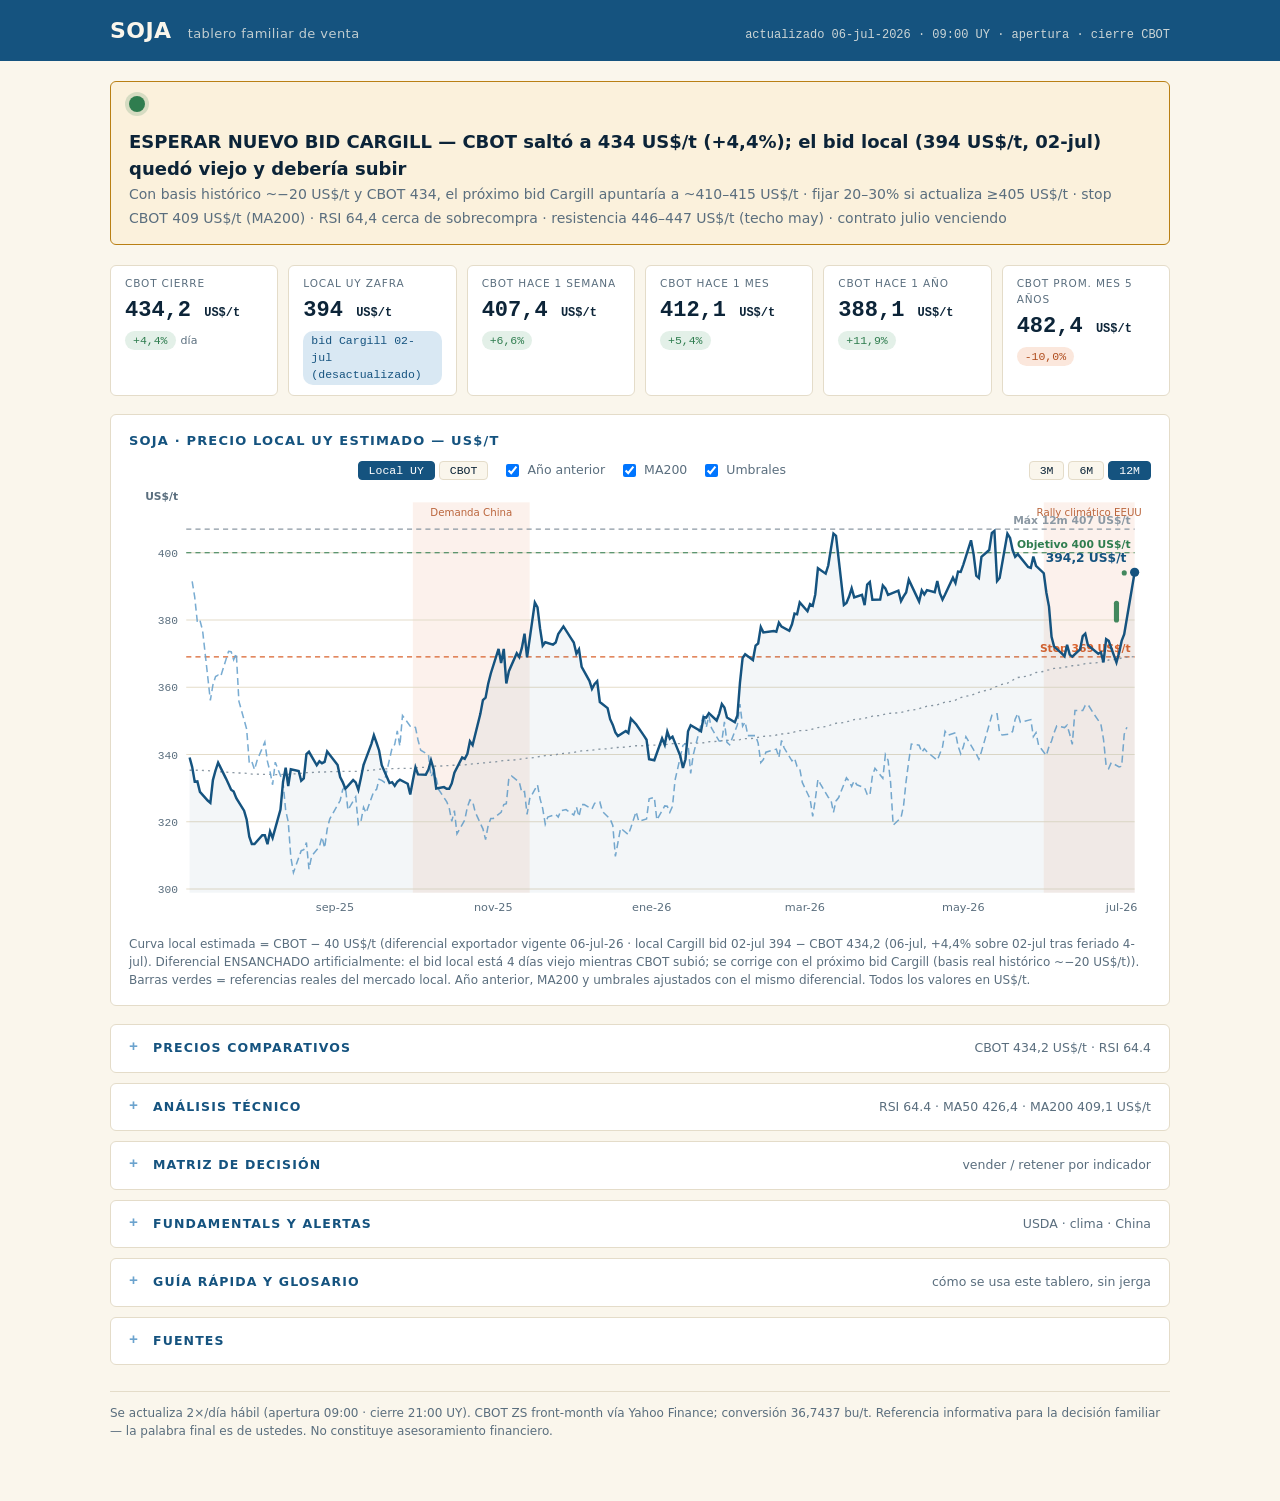
<file: index.html>
<!doctype html>
<html lang="es">
<head>
<meta charset="utf-8">
<meta name="viewport" content="width=device-width, initial-scale=1, viewport-fit=cover">
<title>SOJA — Tablero de venta</title>
<meta name="description" content="Tablero familiar de venta de soja — precio local, semáforo de acción y gráfico diario.">
<meta name="theme-color" content="#15537F">
<meta name="apple-mobile-web-app-capable" content="yes">
<meta name="apple-mobile-web-app-status-bar-style" content="black-translucent">
<meta name="apple-mobile-web-app-title" content="SOJA">
<link rel="icon" type="image/png" href="icon-180.png">
<link rel="apple-touch-icon" href="icon-180.png">
</head>
<body>
<style>
:root{
  --ink:#0C2438; --prusia:#15537F; --celeste:#6BA3CE; --celeste-soft:#D9E8F3;
  --crema:#FAF6EC; --card:#FFFFFF; --line:#E4DCC9;
  --verde:#2F7D4F; --ambar:#B97F14; --ambar-bg:#FBF1DC; --naranja:#D9622C; --gris:#5A6E7E;
  --fd:"Avenir Next","Seravek",system-ui,sans-serif;
  --fm:ui-monospace,"SF Mono",Menlo,monospace;
}
html{background:var(--crema)}
body{font-family:var(--fd);color:var(--ink);margin:0;font-size:16px;line-height:1.5}
.wrap{max-width:1060px;margin:0 auto;padding:0 20px 48px}
header.top{background:var(--prusia);color:var(--crema)}
header.top .wrap{display:flex;align-items:baseline;gap:14px;flex-wrap:wrap;padding-top:14px;padding-bottom:14px}
.brand{font-size:22px;font-weight:600;letter-spacing:.02em}
.brand small{font-weight:400;opacity:.75;font-size:13px;margin-left:8px}
.upd{margin-left:auto;font-family:var(--fm);font-size:12px;opacity:.8}
.banner{display:flex;gap:16px;align-items:center;flex-wrap:wrap;background:var(--ambar-bg);
  border:1px solid var(--ambar);border-radius:6px;padding:14px 18px;margin:20px 0}
.dot{width:16px;height:16px;border-radius:50%;background:var(--ambar);flex:none;box-shadow:0 0 0 4px rgba(185,127,20,.18)}
.dot.verde{background:var(--verde);box-shadow:0 0 0 4px rgba(47,125,79,.18)}
.dot.naranja{background:var(--naranja);box-shadow:0 0 0 4px rgba(217,98,44,.2)}
.banner b{font-size:18px}
.banner span.sub{color:var(--gris);font-size:14px}
.stats{display:grid;grid-template-columns:repeat(auto-fit,minmax(150px,1fr));gap:10px;margin:18px 0}
.stat{background:var(--card);border:1px solid var(--line);border-radius:6px;padding:10px 14px}
.stat .lbl{font-size:10.5px;text-transform:uppercase;letter-spacing:.08em;color:var(--gris)}
.stat .val{font-family:var(--fm);font-size:22px;font-weight:600;font-variant-numeric:tabular-nums;margin-top:2px}
.stat .chip{display:inline-block;font-family:var(--fm);font-size:11.5px;border-radius:10px;padding:1px 8px;margin-top:4px}
.up{background:#E3F0E8;color:var(--verde)} .dn{background:#FBE7DC;color:#B04E1F} .fl{background:var(--celeste-soft);color:var(--prusia)}
.panel{background:var(--card);border:1px solid var(--line);border-radius:6px;padding:16px 18px;margin:18px 0}
.panel h2{font-size:13px;text-transform:uppercase;letter-spacing:.09em;margin:0 0 10px;color:var(--prusia)}
.ctrl{display:flex;gap:14px;flex-wrap:wrap;align-items:center;font-size:12.5px;color:var(--gris);margin-bottom:8px}
.ctrl label{display:flex;gap:5px;align-items:center;cursor:pointer;user-select:none}
.ctrl .rng{margin-left:auto;display:flex;gap:4px}
.rng button{font-family:var(--fm);font-size:11.5px;border:1px solid var(--line);background:var(--crema);
  color:var(--ink);border-radius:4px;padding:2px 10px;cursor:pointer}
.rng button[aria-pressed="true"]{background:var(--prusia);color:#fff;border-color:var(--prusia)}
.rng button:focus-visible,.ctrl input:focus-visible,summary:focus-visible{outline:2px solid var(--celeste);outline-offset:2px}
#chart{width:100%;height:auto;display:block;touch-action:pan-y}
#tip{position:fixed;pointer-events:none;background:var(--prusia);color:var(--crema);border-radius:5px;
  padding:7px 10px;font-family:var(--fm);font-size:11.5px;line-height:1.5;display:none;z-index:9;white-space:nowrap}
#tip .t1{color:#fff;font-weight:700}
details{background:var(--card);border:1px solid var(--line);border-radius:6px;margin:10px 0}
summary{cursor:pointer;list-style:none;display:flex;align-items:center;gap:10px;padding:12px 18px;
  font-size:12.5px;text-transform:uppercase;letter-spacing:.09em;font-weight:600;color:var(--prusia)}
summary::before{content:"+";font-family:var(--fm);font-size:15px;color:var(--celeste);width:14px}
details[open] summary::before{content:"–"}
summary .hint{margin-left:auto;font-weight:400;text-transform:none;letter-spacing:0;color:var(--gris);font-size:12.5px}
.inner{padding:2px 18px 16px;overflow-x:auto}
table{border-collapse:collapse;width:100%;font-size:13.5px}
th{font-size:10.5px;text-transform:uppercase;letter-spacing:.07em;color:var(--gris);text-align:left;font-weight:600}
th,td{padding:7px 12px 7px 0;border-bottom:1px solid var(--line);vertical-align:top}
tr:last-child td{border-bottom:none}
td.num,th.num{text-align:right;font-family:var(--fm);font-variant-numeric:tabular-nums}
.st{display:inline-block;font-size:11px;font-weight:600;border-radius:10px;padding:1px 9px;text-transform:uppercase;letter-spacing:.04em}
.st.a{background:#E3F0E8;color:var(--verde)} .st.b{background:#FBE7DC;color:#B04E1F} .st.n{background:var(--celeste-soft);color:var(--prusia)}
.foot{color:var(--gris);font-size:12px;margin-top:26px;border-top:1px solid var(--line);padding-top:12px}
.foot a{color:var(--prusia)}
@media (max-width:560px){ .stat .val{font-size:18px} .banner b{font-size:15px} }
@media (prefers-reduced-motion:no-preference){ details .inner{animation:fade .18s ease} @keyframes fade{from{opacity:.4}to{opacity:1}} }
</style>

<header class="top"><div class="wrap">
  <span class="brand">SOJA <small>tablero familiar de venta</small></span>
  <span class="upd">actualizado 06-jul-2026 · 09:00 UY · apertura · cierre CBOT</span>
</div></header>

<div class="wrap">
  <div class="banner" id="banner">
    <span class="dot verde" id="bdot"></span>
    <div><b id="btxt">ESPERAR NUEVO BID CARGILL — CBOT saltó a 434 US$/t (+4,4%); el bid local (394 US$/t, 02-jul) quedó viejo y debería subir</b><br><span class="sub" id="bsub">Con basis histórico ~−20 US$/t y CBOT 434, el próximo bid Cargill apuntaría a ~410–415 US$/t · fijar 20–30% si actualiza ≥405 US$/t · stop CBOT 409 US$/t (MA200) · RSI 64,4 cerca de sobrecompra · resistencia 446–447 US$/t (techo may) · contrato julio venciendo</span></div>
  </div>

  <div class="stats" id="stats"></div>

  <div class="panel">
    <h2 id="chTitle">Soja · precio local UY estimado — US$/t</h2>
    <div class="ctrl">
      <div class="rng" role="group" aria-label="Referencia de precio">
        <button data-mode="local" aria-pressed="true">Local UY</button>
        <button data-mode="cbot" aria-pressed="false">CBOT</button>
      </div>
      <label><input type="checkbox" id="cbPrev" checked> Año anterior</label>
      <label><input type="checkbox" id="cbMa" checked> MA200</label>
      <label><input type="checkbox" id="cbTh" checked> Umbrales</label>
      <div class="rng" role="group" aria-label="Rango">
        <button data-m="3" aria-pressed="false">3M</button>
        <button data-m="6" aria-pressed="false">6M</button>
        <button data-m="12" aria-pressed="true">12M</button>
      </div>
    </div>
    <svg id="chart" viewBox="0 0 1000 430" role="img" aria-label="Curva de precios de soja en dólares por tonelada"></svg>
    <p id="chNote" style="font-size:12px;color:var(--gris);margin:8px 0 0"></p>
  </div>

  <details>
    <summary>Precios comparativos <span class="hint" id="hPrecios"></span></summary>
    <div class="inner"><table id="tPrecios"></table></div>
  </details>

  <details>
    <summary>Análisis técnico <span class="hint" id="hTec"></span></summary>
    <div class="inner"><table>
      <tr><th>Variable</th><th>Valor</th><th>Estado</th></tr>
      <tr><td>Tendencia corto plazo (daily)</td><td>+18,3 US$/t (+4,4%), rebote fuerte tras feriado 4-jul (harina de soja + clima)</td><td><span class="st a">Alcista</span></td></tr><tr><td>RSI (14)</td><td class='num'>64,4</td><td><span class="st n">Neutral alto → cerca sobrecompra</span></td></tr><tr><td>Precio vs MA50</td><td class='num'>434,2 &gt; 426,4</td><td><span class="st a">Alcista</span></td></tr><tr><td>Precio vs MA200</td><td class='num'>434,2 &gt; 409,1</td><td><span class="st a">Alcista fondo</span></td></tr><tr><td>Resistencia / máx 52 sem</td><td class='num'>446,5 US$/t (13-may)</td><td><span class="st n">A 12 US$/t del techo</span></td></tr><tr><td>Clima Midwest EEUU</td><td>Calor modera la próx. semana pero temp sobre normal hasta med-jul en plena polinización; lluvias 1–2" el fin de semana</td><td><span class="st n">Neutral → riesgo alcista</span></td></tr><tr><td>Oferta nueva EEUU (área 30-jun)</td><td>85,4 M acres; existencias 1-jun 1.061 M bu, sobre lo esperado</td><td><span class="st b">Bajista</span></td></tr>
    </table></div>
  </details>

  <details>
    <summary>Matriz de decisión <span class="hint">vender / retener por indicador</span></summary>
    <div class="inner"><table>
      <tr><th>Indicador</th><th>Estado actual</th><th>Umbral crítico</th><th>Recomendación</th></tr>
      <tr><td>Precio objetivo técnico</td><td class='num'>434 US$/t CBOT</td><td>Resist. 446–447 (techo may); soporte 426 (MA50) → 409 (MA200)</td><td><span class="st n">Tomar ganancia parcial 440–446</span></td></tr><tr><td>Margen vs costo promedio</td><td class='num'>Local 394 US$/t (bid 02-jul, viejo)</td><td>Breakeven estimado 300–330 US$/t productor (supuesto)</td><td><span class="st a">Margen +64 a +94 US$/t — fijar con bid nuevo</span></td></tr><tr><td>Costo de almacenamiento</td><td>~60 días desde cosecha (may-26)</td><td>~4–4,5 US$/t/mes ≈ 1,1%/mes; retener solo si esperás suba mayor</td><td><span class="st n">Retener resto por prima climática</span></td></tr>
    </table></div>
  </details>

  <details>
    <summary>Fundamentals y alertas <span class="hint">USDA · clima · China</span></summary>
    <div class="inner"><table>
      <tr><th>Factor</th><th>Dato</th><th>Sesgo</th></tr>
      <tr><td>CBOT overnight (06-jul)</td><td>Soja +4,4% a 434 US$/t; harina de soja y clima Midwest impulsan</td><td><span class="st a">Alcista</span></td></tr><tr><td>USDA Stocks + Área (30-jun)</td><td>Existencias 1-jun 1.061 M bu (>esperado) y área 85,4 M acres — oferta amplia</td><td><span class="st b">Bajista</span></td></tr><tr><td>China</td><td>Rumores de compras sostienen; 65.400 t vendidas (switch de destino desconocido), sin flash sales nuevas</td><td><span class="st n">Neutral</span></td></tr><tr><td>Contrato / calendario</td><td>Julio (SN26) cerca de vencer; salto +4,4% es real (harina+clima), no rollover (&lt;5%)</td><td><span class="st n">Vigilar rollover</span></td></tr>
    </table></div>
  </details>

  <details>
    <summary>Guía rápida y glosario <span class="hint">cómo se usa este tablero, sin jerga</span></summary>
    <div class="inner">
      <p style="margin:8px 0 4px"><b>Cómo se usa — 3 pasos:</b></p>
      <ol style="margin:4px 0 14px;padding-left:22px;line-height:1.7">
        <li><b>Mirá el semáforo de arriba.</b> Dice qué conviene hacer hoy y a qué precio.</li>
        <li><b>¿Dice "fijar"?</b> Es el momento de llamar al corredor con ese precio objetivo. Se vende por tramos, nunca todo junto.</li>
        <li><b>¿Querés el porqué?</b> Abrí las secciones de arriba. El gráfico muestra dónde estamos parados contra el año pasado.</li>
      </ol>
      <table>
        <tr><th>Término</th><th>Qué significa</th></tr>
        <tr><td><b>CBOT (Chicago)</b></td><td>Bolsa de referencia mundial de la soja. El precio que nos pagan acá sigue a Chicago, menos gastos de exportación.</td></tr>
        <tr><td><b>US$/t</b></td><td>Chicago cotiza en centavos por bushel; el tablero ya lo convierte a dólares por tonelada, que es como pensamos nosotros.</td></tr>
        <tr><td><b>Precio local</b></td><td>Lo que pagan acá por la soja puesta en destino. Para nosotros manda el <b>bid de Cargill</b> (a quien le vendemos); las referencias públicas de operadores sirven de control.</td></tr>
        <tr><td><b>Fijar / escalonar</b></td><td>Fijar = cerrar precio con el corredor por una parte de la mercadería. Escalonar = vender en tramos de 20–30% para no jugarse todo a un solo día.</td></tr>
        <tr><td><b>Semáforo</b></td><td>Verde: conviene vender un tramo ya. Ámbar: atentos — vender solo si el precio toca el objetivo. Naranja: alerta, leer el texto.</td></tr>
        <tr><td><b>MA50 / MA200</b></td><td>Promedio de los últimos 50 o 200 días. Precio arriba del promedio = mercado firme. La MA200 suele funcionar como piso.</td></tr>
        <tr><td><b>RSI</b></td><td>Termómetro de 0 a 100. Arriba de 70 el mercado está recalentado (suele corregir); abajo de 30, castigado (suele rebotar).</td></tr>
        <tr><td><b>Stop</b></td><td>Precio piso acordado de antemano: si el mercado lo pierde, se vende sin dudar para proteger el ingreso de la familia.</td></tr>
        <tr><td><b>Ventana climática</b></td><td>Junio–agosto el clima de EEUU define su cosecha. Los sustos climáticos suben el precio — esas subas son para vender, no para enamorarse.</td></tr>
      </table>
    </div>
  </details>

  <details>
    <summary>Fuentes</summary>
    <div class="inner" style="font-size:13px"><a href="https://finance.yahoo.com/quote/ZS=F/history/">Yahoo Finance ZS=F</a> · <a href="https://tradingeconomics.com/commodity/soybeans">Trading Economics</a> · <a href="https://esmis.nal.usda.gov/sites/default/release-files/795937/wasde0626v2.pdf">WASDE jun-26</a> · <a href="https://www.agweb.com/markets/market-analysis/grains-rally-post-usda-reports-record-low-wheat-acreage">AgWeb</a> · <a href="https://blog.pricegroup.com/2026/07/02/grains-report-07-02-2026/">Price Group 02-jul</a> · <a href="https://www.usda.gov/sites/default/files/documents/wwcb.pdf">USDA Weather Bulletin</a> · <a href="https://www.drought.gov/drought-status-updates/drought-status-update-midwest-2026-06-18">Drought.gov</a> · <a href="https://www.insumosygranos.com.uy/mercado.php">Insumos y Granos UY</a> · <a href="https://revistaverde.com.uy/precio-mercado-nacional/">Revista Verde — Mercado de Granos</a> · <a href="https://blasinayasociados.com/la-soja-en-uruguay-a-us-384-su-maximo-en-15-meses/">Blasina y Asociados</a></div>
  </details>

  <p class="foot">Se actualiza 2×/día hábil (apertura 09:00 · cierre 21:00 UY). CBOT ZS front-month vía Yahoo Finance; conversión 36,7437 bu/t. Referencia informativa para la decisión familiar — la palabra final es de ustedes. No constituye asesoramiento financiero.</p>
</div>

<div id="tip"></div>

<script>
const D = {"updated": "2026-07-06", "series_now": [["2025-07-07", 379.1], ["2025-07-08", 376.3], ["2025-07-09", 371.9], ["2025-07-10", 372.0], ["2025-07-11", 368.9], ["2025-07-14", 366.3], ["2025-07-15", 365.6], ["2025-07-16", 372.4], ["2025-07-17", 375.3], ["2025-07-18", 377.6], ["2025-07-21", 372.9], ["2025-07-22", 371.2], ["2025-07-23", 369.5], ["2025-07-24", 369.0], ["2025-07-25", 367.0], ["2025-07-28", 363.3], ["2025-07-29", 360.7], ["2025-07-30", 355.6], ["2025-07-31", 353.4], ["2025-08-01", 353.4], ["2025-08-04", 356.0], ["2025-08-05", 356.0], ["2025-08-06", 353.3], ["2025-08-07", 357.1], ["2025-08-08", 355.2], ["2025-08-11", 363.6], ["2025-08-12", 371.8], ["2025-08-13", 376.1], ["2025-08-14", 370.6], ["2025-08-15", 375.6], ["2025-08-18", 375.1], ["2025-08-19", 372.2], ["2025-08-20", 372.9], ["2025-08-21", 380.1], ["2025-08-22", 380.8], ["2025-08-25", 376.8], ["2025-08-26", 378.0], ["2025-08-27", 377.4], ["2025-08-28", 377.8], ["2025-08-29", 380.9], ["2025-09-02", 376.9], ["2025-09-03", 373.3], ["2025-09-04", 371.8], ["2025-09-05", 369.8], ["2025-09-08", 372.4], ["2025-09-09", 371.7], ["2025-09-10", 369.5], ["2025-09-11", 373.0], ["2025-09-12", 376.9], ["2025-09-15", 383.1], ["2025-09-16", 385.7], ["2025-09-17", 383.5], ["2025-09-18", 381.2], ["2025-09-19", 376.8], ["2025-09-22", 371.5], ["2025-09-23", 371.8], ["2025-09-24", 370.7], ["2025-09-25", 371.9], ["2025-09-26", 372.5], ["2025-09-29", 371.3], ["2025-09-30", 368.1], ["2025-10-01", 372.2], ["2025-10-02", 376.2], ["2025-10-03", 374.1], ["2025-10-06", 374.0], ["2025-10-07", 375.5], ["2025-10-08", 378.3], ["2025-10-09", 375.6], ["2025-10-10", 369.9], ["2025-10-13", 370.3], ["2025-10-14", 369.8], ["2025-10-15", 369.8], ["2025-10-16", 371.4], ["2025-10-17", 374.6], ["2025-10-20", 379.1], ["2025-10-21", 378.7], ["2025-10-22", 380.2], ["2025-10-23", 383.9], ["2025-10-24", 382.8], ["2025-10-27", 392.1], ["2025-10-28", 396.2], ["2025-10-29", 396.9], ["2025-10-30", 401.0], ["2025-10-31", 404.1], ["2025-11-03", 411.4], ["2025-11-04", 407.2], ["2025-11-05", 411.4], ["2025-11-06", 401.1], ["2025-11-07", 404.8], ["2025-11-10", 410.1], ["2025-11-11", 409.0], ["2025-11-12", 411.7], ["2025-11-13", 415.9], ["2025-11-14", 408.9], ["2025-11-17", 425.2], ["2025-11-18", 423.8], ["2025-11-19", 417.5], ["2025-11-20", 412.4], ["2025-11-21", 413.4], ["2025-11-24", 412.7], ["2025-11-25", 413.3], ["2025-11-26", 415.8], ["2025-11-28", 418.1], ["2025-12-01", 414.5], ["2025-12-02", 413.3], ["2025-12-03", 410.0], ["2025-12-04", 411.3], ["2025-12-05", 406.1], ["2025-12-08", 401.9], ["2025-12-09", 399.5], ["2025-12-10", 401.0], ["2025-12-11", 401.8], ["2025-12-12", 395.6], ["2025-12-15", 393.8], ["2025-12-16", 390.5], ["2025-12-17", 388.8], ["2025-12-18", 386.6], ["2025-12-19", 385.5], ["2025-12-22", 387.0], ["2025-12-23", 386.4], ["2025-12-24", 390.7], ["2025-12-26", 389.0], ["2025-12-29", 385.6], ["2025-12-30", 384.4], ["2025-12-31", 378.6], ["2026-01-02", 378.3], ["2026-01-05", 384.8], ["2026-01-06", 382.9], ["2026-01-07", 386.8], ["2026-01-08", 384.7], ["2026-01-09", 385.3], ["2026-01-12", 379.6], ["2026-01-13", 376.0], ["2026-01-14", 378.6], ["2026-01-15", 386.9], ["2026-01-16", 388.7], ["2026-01-20", 386.9], ["2026-01-21", 391.1], ["2026-01-22", 391.0], ["2026-01-23", 392.3], ["2026-01-26", 390.1], ["2026-01-27", 392.1], ["2026-01-28", 395.0], ["2026-01-29", 394.0], ["2026-01-30", 391.0], ["2026-02-02", 389.6], ["2026-02-03", 391.6], ["2026-02-04", 401.3], ["2026-02-05", 408.7], ["2026-02-06", 409.8], ["2026-02-09", 408.1], ["2026-02-10", 412.4], ["2026-02-11", 413.0], ["2026-02-12", 417.9], ["2026-02-13", 416.3], ["2026-02-17", 416.7], ["2026-02-18", 416.5], ["2026-02-19", 419.2], ["2026-02-20", 418.0], ["2026-02-23", 416.8], ["2026-02-24", 418.7], ["2026-02-25", 421.9], ["2026-02-26", 421.7], ["2026-02-27", 425.2], ["2026-03-02", 422.6], ["2026-03-03", 424.7], ["2026-03-04", 424.2], ["2026-03-05", 427.6], ["2026-03-06", 435.4], ["2026-03-09", 433.8], ["2026-03-10", 436.2], ["2026-03-11", 441.1], ["2026-03-12", 445.7], ["2026-03-13", 445.0], ["2026-03-16", 424.5], ["2026-03-17", 425.1], ["2026-03-18", 426.9], ["2026-03-19", 429.4], ["2026-03-20", 426.7], ["2026-03-23", 427.5], ["2026-03-24", 424.4], ["2026-03-25", 430.5], ["2026-03-26", 431.3], ["2026-03-27", 426.0], ["2026-03-30", 426.1], ["2026-03-31", 430.3], ["2026-04-01", 429.4], ["2026-04-02", 427.5], ["2026-04-06", 428.7], ["2026-04-07", 425.6], ["2026-04-08", 427.0], ["2026-04-09", 428.2], ["2026-04-10", 432.0], ["2026-04-13", 427.1], ["2026-04-14", 425.5], ["2026-04-15", 428.8], ["2026-04-16", 427.6], ["2026-04-17", 428.9], ["2026-04-20", 428.3], ["2026-04-21", 431.6], ["2026-04-22", 427.9], ["2026-04-23", 426.1], ["2026-04-24", 427.6], ["2026-04-27", 432.6], ["2026-04-28", 431.0], ["2026-04-29", 434.4], ["2026-04-30", 434.3], ["2026-05-01", 436.4], ["2026-05-04", 443.7], ["2026-05-05", 439.4], ["2026-05-06", 433.2], ["2026-05-07", 432.5], ["2026-05-08", 438.8], ["2026-05-11", 440.8], ["2026-05-12", 445.9], ["2026-05-13", 446.5], ["2026-05-14", 431.6], ["2026-05-15", 432.5], ["2026-05-18", 445.7], ["2026-05-19", 444.4], ["2026-05-20", 440.8], ["2026-05-21", 438.8], ["2026-05-22", 439.6], ["2026-05-26", 435.8], ["2026-05-27", 435.5], ["2026-05-28", 438.9], ["2026-05-29", 436.1], ["2026-06-01", 433.9], ["2026-06-02", 428.2], ["2026-06-03", 424.0], ["2026-06-04", 415.0], ["2026-06-05", 412.1], ["2026-06-08", 410.0], ["2026-06-09", 409.2], ["2026-06-10", 412.6], ["2026-06-11", 409.7], ["2026-06-12", 409.1], ["2026-06-15", 411.3], ["2026-06-16", 415.2], ["2026-06-17", 415.9], ["2026-06-18", 412.5], ["2026-06-22", 410.0], ["2026-06-23", 410.4], ["2026-06-24", 407.4], ["2026-06-25", 414.3], ["2026-06-26", 413.8], ["2026-06-29", 407.4], ["2026-06-30", 410.3], ["2026-07-01", 413.8], ["2026-07-02", 415.8], ["2026-07-06", 434.2]], "series_prev": [["2025-07-08", 431.5], ["2025-07-09", 426.8], ["2025-07-10", 419.3], ["2025-07-11", 419.9], ["2025-07-12", 416.9], ["2025-07-15", 396.1], ["2025-07-16", 400.7], ["2025-07-17", 403.2], ["2025-07-18", 403.6], ["2025-07-19", 403.2], ["2025-07-22", 410.7], ["2025-07-23", 410.6], ["2025-07-24", 408.2], ["2025-07-25", 410.1], ["2025-07-26", 395.9], ["2025-07-29", 387.6], ["2025-07-30", 377.4], ["2025-07-31", 377.9], ["2025-08-01", 375.5], ["2025-08-02", 378.2], ["2025-08-05", 383.7], ["2025-08-06", 377.9], ["2025-08-07", 374.9], ["2025-08-08", 371.0], ["2025-08-09", 377.7], ["2025-08-12", 371.8], ["2025-08-13", 363.4], ["2025-08-14", 360.0], ["2025-08-15", 349.6], ["2025-08-16", 344.9], ["2025-08-19", 351.4], ["2025-08-20", 351.7], ["2025-08-21", 353.8], ["2025-08-22", 345.9], ["2025-08-23", 349.8], ["2025-08-26", 352.6], ["2025-08-27", 355.5], ["2025-08-28", 352.2], ["2025-08-29", 357.8], ["2025-08-30", 360.8], ["2025-09-03", 366.3], ["2025-09-04", 369.6], ["2025-09-05", 370.5], ["2025-09-06", 363.5], ["2025-09-09", 367.4], ["2025-09-10", 359.2], ["2025-09-11", 360.0], ["2025-09-12", 364.3], ["2025-09-13", 362.6], ["2025-09-16", 369.1], ["2025-09-17", 369.6], ["2025-09-18", 372.6], ["2025-09-19", 372.3], ["2025-09-20", 371.8], ["2025-09-23", 381.9], ["2025-09-24", 383.0], ["2025-09-25", 387.0], ["2025-09-26", 382.5], ["2025-09-27", 391.6], ["2025-09-30", 388.4], ["2025-10-01", 388.5], ["2025-10-02", 388.0], ["2025-10-03", 384.3], ["2025-10-04", 381.3], ["2025-10-07", 379.9], ["2025-10-08", 373.4], ["2025-10-09", 374.9], ["2025-10-10", 372.9], ["2025-10-11", 369.5], ["2025-10-14", 366.0], ["2025-10-15", 364.1], ["2025-10-16", 360.1], ["2025-10-17", 363.3], ["2025-10-18", 356.4], ["2025-10-21", 360.5], ["2025-10-22", 364.4], ["2025-10-23", 366.5], ["2025-10-24", 366.1], ["2025-10-25", 362.9], ["2025-10-28", 357.9], ["2025-10-29", 354.7], ["2025-10-30", 358.8], ["2025-10-31", 361.0], ["2025-11-01", 361.0], ["2025-11-04", 362.8], ["2025-11-05", 365.1], ["2025-11-06", 365.4], ["2025-11-07", 373.1], ["2025-11-08", 373.6], ["2025-11-11", 371.8], ["2025-11-12", 368.7], ["2025-11-13", 369.0], ["2025-11-14", 362.2], ["2025-11-15", 366.9], ["2025-11-18", 371.0], ["2025-11-19", 366.9], ["2025-11-20", 363.9], ["2025-11-21", 359.3], ["2025-11-22", 361.4], ["2025-11-25", 362.2], ["2025-11-26", 361.4], ["2025-11-27", 363.3], ["2025-11-29", 363.6], ["2025-12-02", 362.0], ["2025-12-03", 364.4], ["2025-12-04", 361.5], ["2025-12-05", 365.1], ["2025-12-06", 365.1], ["2025-12-09", 363.8], ["2025-12-10", 365.5], ["2025-12-11", 365.8], ["2025-12-12", 365.9], ["2025-12-13", 363.1], ["2025-12-16", 360.8], ["2025-12-17", 358.9], ["2025-12-18", 349.7], ["2025-12-19", 353.8], ["2025-12-20", 358.1], ["2025-12-23", 356.2], ["2025-12-24", 358.3], ["2025-12-26", 363.0], ["2025-12-27", 360.1], ["2025-12-30", 360.8], ["2025-12-31", 366.8], ["2026-01-02", 367.3], ["2026-01-03", 360.5], ["2026-01-06", 364.7], ["2026-01-07", 364.6], ["2026-01-08", 362.8], ["2026-01-09", 364.6], ["2026-01-10", 372.4], ["2026-01-13", 382.7], ["2026-01-14", 383.2], ["2026-01-15", 383.1], ["2026-01-16", 374.4], ["2026-01-17", 379.9], ["2026-01-21", 392.1], ["2026-01-22", 388.0], ["2026-01-23", 391.5], ["2026-01-24", 387.9], ["2026-01-27", 384.0], ["2026-01-28", 384.0], ["2026-01-29", 389.7], ["2026-01-30", 383.6], ["2026-01-31", 382.9], ["2026-02-03", 388.8], ["2026-02-04", 395.0], ["2026-02-05", 388.4], ["2026-02-06", 389.7], ["2026-02-07", 385.6], ["2026-02-10", 385.6], ["2026-02-11", 383.4], ["2026-02-12", 377.6], ["2026-02-13", 378.5], ["2026-02-14", 380.7], ["2026-02-18", 381.6], ["2026-02-19", 379.1], ["2026-02-20", 384.2], ["2026-02-21", 382.0], ["2026-02-24", 378.1], ["2026-02-25", 378.9], ["2026-02-26", 376.4], ["2026-02-27", 375.8], ["2026-02-28", 371.7], ["2026-03-03", 366.8], ["2026-03-04", 361.6], ["2026-03-05", 366.6], ["2026-03-06", 372.6], ["2026-03-07", 371.2], ["2026-03-10", 367.3], ["2026-03-11", 366.6], ["2026-03-12", 362.8], ["2026-03-13", 366.2], ["2026-03-14", 367.2], ["2026-03-17", 373.1], ["2026-03-18", 372.1], ["2026-03-19", 370.5], ["2026-03-20", 372.2], ["2026-03-21", 371.0], ["2026-03-24", 370.1], ["2026-03-25", 368.1], ["2026-03-26", 367.8], ["2026-03-27", 373.6], ["2026-03-28", 375.9], ["2026-03-31", 372.9], ["2026-04-01", 380.0], ["2026-04-02", 378.3], ["2026-04-03", 371.7], ["2026-04-04", 359.0], ["2026-04-07", 361.2], ["2026-04-08", 364.8], ["2026-04-09", 372.1], ["2026-04-10", 378.1], ["2026-04-11", 383.1], ["2026-04-14", 382.8], ["2026-04-15", 380.7], ["2026-04-16", 381.7], ["2026-04-17", 380.8], ["2026-04-21", 378.3], ["2026-04-22", 380.3], ["2026-04-23", 382.2], ["2026-04-24", 386.9], ["2026-04-25", 385.7], ["2026-04-28", 386.5], ["2026-04-29", 382.5], ["2026-04-30", 380.2], ["2026-05-01", 382.2], ["2026-05-02", 385.3], ["2026-05-05", 381.4], ["2026-05-06", 380.2], ["2026-05-07", 378.6], ["2026-05-08", 380.9], ["2026-05-09", 383.6], ["2026-05-12", 391.7], ["2026-05-13", 392.1], ["2026-05-14", 392.1], ["2026-05-15", 386.3], ["2026-05-16", 385.8], ["2026-05-19", 386.1], ["2026-05-20", 386.9], ["2026-05-21", 390.5], ["2026-05-22", 392.2], ["2026-05-23", 389.6], ["2026-05-27", 390.4], ["2026-05-28", 385.3], ["2026-05-29", 386.5], ["2026-05-30", 382.8], ["2026-06-02", 379.7], ["2026-06-03", 382.4], ["2026-06-04", 384.0], ["2026-06-05", 386.5], ["2026-06-06", 388.5], ["2026-06-09", 388.0], ["2026-06-10", 388.7], ["2026-06-11", 386.0], ["2026-06-12", 383.0], ["2026-06-13", 393.1], ["2026-06-16", 393.1], ["2026-06-17", 394.6], ["2026-06-18", 394.9], ["2026-06-20", 392.4], ["2026-06-23", 389.0], ["2026-06-24", 384.6], ["2026-06-25", 376.7], ["2026-06-26", 375.8], ["2026-06-27", 377.6], ["2026-06-30", 376.3], ["2026-07-01", 376.5], ["2026-07-02", 386.0], ["2026-07-03", 388.1]], "series_ma200": [["2025-07-07", 375.3], ["2025-07-08", 375.3], ["2025-07-09", 375.3], ["2025-07-10", 375.3], ["2025-07-11", 375.3], ["2025-07-14", 375.2], ["2025-07-15", 375.1], ["2025-07-16", 375.0], ["2025-07-17", 374.9], ["2025-07-18", 374.9], ["2025-07-21", 374.8], ["2025-07-22", 374.7], ["2025-07-23", 374.6], ["2025-07-24", 374.6], ["2025-07-25", 374.5], ["2025-07-28", 374.5], ["2025-07-29", 374.4], ["2025-07-30", 374.3], ["2025-07-31", 374.2], ["2025-08-01", 374.2], ["2025-08-04", 374.1], ["2025-08-05", 374.1], ["2025-08-06", 374.1], ["2025-08-07", 374.1], ["2025-08-08", 374.0], ["2025-08-11", 374.0], ["2025-08-12", 374.1], ["2025-08-13", 374.1], ["2025-08-14", 374.1], ["2025-08-15", 374.2], ["2025-08-18", 374.3], ["2025-08-19", 374.4], ["2025-08-20", 374.5], ["2025-08-21", 374.6], ["2025-08-22", 374.6], ["2025-08-25", 374.7], ["2025-08-26", 374.8], ["2025-08-27", 374.8], ["2025-08-28", 374.8], ["2025-08-29", 374.9], ["2025-09-02", 374.9], ["2025-09-03", 374.9], ["2025-09-04", 375.0], ["2025-09-05", 375.0], ["2025-09-08", 375.0], ["2025-09-09", 375.0], ["2025-09-10", 375.0], ["2025-09-11", 375.1], ["2025-09-12", 375.2], ["2025-09-15", 375.3], ["2025-09-16", 375.4], ["2025-09-17", 375.5], ["2025-09-18", 375.6], ["2025-09-19", 375.7], ["2025-09-22", 375.7], ["2025-09-23", 375.8], ["2025-09-24", 375.8], ["2025-09-25", 375.8], ["2025-09-26", 375.9], ["2025-09-29", 375.9], ["2025-09-30", 375.9], ["2025-10-01", 375.9], ["2025-10-02", 376.0], ["2025-10-03", 376.1], ["2025-10-06", 376.2], ["2025-10-07", 376.3], ["2025-10-08", 376.4], ["2025-10-09", 376.5], ["2025-10-10", 376.6], ["2025-10-13", 376.6], ["2025-10-14", 376.7], ["2025-10-15", 376.7], ["2025-10-16", 376.8], ["2025-10-17", 376.8], ["2025-10-20", 376.9], ["2025-10-21", 376.9], ["2025-10-22", 377.0], ["2025-10-23", 377.1], ["2025-10-24", 377.2], ["2025-10-27", 377.4], ["2025-10-28", 377.5], ["2025-10-29", 377.5], ["2025-10-30", 377.6], ["2025-10-31", 377.7], ["2025-11-03", 377.9], ["2025-11-04", 378.1], ["2025-11-05", 378.2], ["2025-11-06", 378.2], ["2025-11-07", 378.3], ["2025-11-10", 378.4], ["2025-11-11", 378.5], ["2025-11-12", 378.7], ["2025-11-13", 378.8], ["2025-11-14", 378.9], ["2025-11-17", 379.1], ["2025-11-18", 379.3], ["2025-11-19", 379.4], ["2025-11-20", 379.5], ["2025-11-21", 379.7], ["2025-11-24", 379.8], ["2025-11-25", 379.9], ["2025-11-26", 380.1], ["2025-11-28", 380.3], ["2025-12-01", 380.5], ["2025-12-02", 380.6], ["2025-12-03", 380.8], ["2025-12-04", 380.9], ["2025-12-05", 381.1], ["2025-12-08", 381.2], ["2025-12-09", 381.3], ["2025-12-10", 381.4], ["2025-12-11", 381.5], ["2025-12-12", 381.6], ["2025-12-15", 381.7], ["2025-12-16", 381.8], ["2025-12-17", 382.0], ["2025-12-18", 382.1], ["2025-12-19", 382.1], ["2025-12-22", 382.2], ["2025-12-23", 382.3], ["2025-12-24", 382.4], ["2025-12-26", 382.6], ["2025-12-29", 382.6], ["2025-12-30", 382.7], ["2025-12-31", 382.8], ["2026-01-02", 382.8], ["2026-01-05", 382.9], ["2026-01-06", 382.9], ["2026-01-07", 383.0], ["2026-01-08", 383.1], ["2026-01-09", 383.2], ["2026-01-12", 383.2], ["2026-01-13", 383.2], ["2026-01-14", 383.2], ["2026-01-15", 383.3], ["2026-01-16", 383.4], ["2026-01-20", 383.4], ["2026-01-21", 383.5], ["2026-01-22", 383.7], ["2026-01-23", 383.8], ["2026-01-26", 383.9], ["2026-01-27", 384.0], ["2026-01-28", 384.1], ["2026-01-29", 384.2], ["2026-01-30", 384.2], ["2026-02-02", 384.3], ["2026-02-03", 384.3], ["2026-02-04", 384.4], ["2026-02-05", 384.6], ["2026-02-06", 384.7], ["2026-02-09", 384.8], ["2026-02-10", 385.0], ["2026-02-11", 385.1], ["2026-02-12", 385.3], ["2026-02-13", 385.4], ["2026-02-17", 385.6], ["2026-02-18", 385.8], ["2026-02-19", 386.0], ["2026-02-20", 386.1], ["2026-02-23", 386.3], ["2026-02-24", 386.5], ["2026-02-25", 386.7], ["2026-02-26", 386.9], ["2026-02-27", 387.1], ["2026-03-02", 387.2], ["2026-03-03", 387.4], ["2026-03-04", 387.6], ["2026-03-05", 387.8], ["2026-03-06", 388.0], ["2026-03-09", 388.3], ["2026-03-10", 388.5], ["2026-03-11", 388.8], ["2026-03-12", 389.0], ["2026-03-13", 389.3], ["2026-03-16", 389.5], ["2026-03-17", 389.7], ["2026-03-18", 389.9], ["2026-03-19", 390.2], ["2026-03-20", 390.4], ["2026-03-23", 390.6], ["2026-03-24", 390.8], ["2026-03-25", 391.0], ["2026-03-26", 391.2], ["2026-03-27", 391.4], ["2026-03-30", 391.6], ["2026-03-31", 391.8], ["2026-04-01", 392.0], ["2026-04-02", 392.2], ["2026-04-06", 392.4], ["2026-04-07", 392.5], ["2026-04-08", 392.7], ["2026-04-09", 392.9], ["2026-04-10", 393.1], ["2026-04-13", 393.4], ["2026-04-14", 393.6], ["2026-04-15", 393.9], ["2026-04-16", 394.1], ["2026-04-17", 394.4], ["2026-04-20", 394.6], ["2026-04-21", 394.8], ["2026-04-22", 395.1], ["2026-04-23", 395.3], ["2026-04-24", 395.6], ["2026-04-27", 395.9], ["2026-04-28", 396.2], ["2026-04-29", 396.6], ["2026-04-30", 396.9], ["2026-05-01", 397.2], ["2026-05-04", 397.6], ["2026-05-05", 397.9], ["2026-05-06", 398.2], ["2026-05-07", 398.5], ["2026-05-08", 398.8], ["2026-05-11", 399.2], ["2026-05-12", 399.6], ["2026-05-13", 400.0], ["2026-05-14", 400.3], ["2026-05-15", 400.7], ["2026-05-18", 401.2], ["2026-05-19", 401.6], ["2026-05-20", 402.1], ["2026-05-21", 402.5], ["2026-05-22", 402.9], ["2026-05-26", 403.3], ["2026-05-27", 403.7], ["2026-05-28", 404.1], ["2026-05-29", 404.4], ["2026-06-01", 404.7], ["2026-06-02", 405.0], ["2026-06-03", 405.2], ["2026-06-04", 405.4], ["2026-06-05", 405.6], ["2026-06-08", 405.8], ["2026-06-09", 406.0], ["2026-06-10", 406.1], ["2026-06-11", 406.3], ["2026-06-12", 406.4], ["2026-06-15", 406.6], ["2026-06-16", 406.8], ["2026-06-17", 407.0], ["2026-06-18", 407.1], ["2026-06-22", 407.3], ["2026-06-23", 407.5], ["2026-06-24", 407.7], ["2026-06-25", 407.9], ["2026-06-26", 408.1], ["2026-06-29", 408.3], ["2026-06-30", 408.5], ["2026-07-01", 408.7], ["2026-07-02", 408.9], ["2026-07-06", 409.1]], "last_cbu": 1181.75, "last_ton": 434.2, "chg_day_pct": 4.42, "w1": 407.4, "m1": 412.1, "y1": 388.1, "avg5m": 482.4, "rsi": 64.4, "ma50": 426.4, "ma200": 409.1, "hi52": 446.5, "lo52": 353.3, "hi52_date": "2026-05-13", "last10": [["2026-06-22", 410.0], ["2026-06-23", 410.4], ["2026-06-24", 407.4], ["2026-06-25", 414.3], ["2026-06-26", 413.8], ["2026-06-29", 407.4], ["2026-06-30", 410.3], ["2026-07-01", 413.8], ["2026-07-02", 415.8], ["2026-07-06", 434.2]]};
const CFG = {"local": "394", "local_ref": "bid Cargill 02-jul (desactualizado)", "local_row": "Local UY — bid Cargill 02-jul 394 US$/t, dato propio; CBOT saltó +4,4% desde entonces, esperar nuevo bid (ref. pública 29-jun: 380–385 US$/t, Insumos y Granos)", "thresholds": [[409, "Stop", "#D9622C"], [440, "Objetivo", "#2F7D4F"], [447, "Máx 12m", "#8B98A3"]], "windows": [["2026-06-01", "2026-07-15", "Rally climático EEUU"], ["2025-10-01", "2025-11-15", "Demanda China"]], "basis": -40, "basis_note": "vigente 06-jul-26 · local Cargill bid 02-jul 394 − CBOT 434,2 (06-jul, +4,4% sobre 02-jul tras feriado 4-jul). Diferencial ENSANCHADO artificialmente: el bid local está 4 días viejo mientras CBOT subió; se corrige con el próximo bid Cargill (basis real histórico ~−20 US$/t)", "local_history": [["2026-06-29", 380, 385, "Insumos y Granos"], ["2026-07-02", 394, 394, "Cargill (bid)"]]};

// ---- stats cards ----
const pct = (a,b)=> (a/b-1)*100;
const f1 = x=> x.toLocaleString("es-UY",{minimumFractionDigits:1,maximumFractionDigits:1});
const chip = v => `<span class="chip ${v>0.05?"up":v<-0.05?"dn":"fl"}">${v>0?"+":""}${f1(v)}%</span>`;
const U = " <small style='font-size:12px'>US$/t</small>";
const cards = [
 ["CBOT cierre", f1(D.last_ton)+U, chip(D.chg_day_pct)+" <span style='font-size:11px;color:var(--gris)'>día</span>"],
 ["Local UY zafra", CFG.local+U, `<span class="chip fl">${CFG.local_ref}</span>`],
 ["CBOT hace 1 semana", f1(D.w1)+U, chip(pct(D.last_ton,D.w1))],
 ["CBOT hace 1 mes", f1(D.m1)+U, chip(pct(D.last_ton,D.m1))],
 ["CBOT hace 1 año", f1(D.y1)+U, chip(pct(D.last_ton,D.y1))],
 ["CBOT prom. mes 5 años", f1(D.avg5m)+U, chip(pct(D.last_ton,D.avg5m))],
];
document.getElementById("stats").innerHTML = cards.map(c=>
 `<div class="stat"><div class="lbl">${c[0]}</div><div class="val">${c[1]}</div><div>${c[2]}</div></div>`).join("");
document.getElementById("hPrecios").textContent = `CBOT ${f1(D.last_ton)} US$/t · RSI ${D.rsi}`;
document.getElementById("hTec").textContent = `RSI ${D.rsi} · MA50 ${f1(D.ma50)} · MA200 ${f1(D.ma200)} US$/t`;

// ---- tabla precios ----
document.getElementById("tPrecios").innerHTML =
 `<tr><th>Referencia</th><th class="num">US$/t</th><th class="num">Var. vs hoy</th></tr>` +
 [["Cierre hoy ("+D.updated+")",D.last_ton,null],
  ["Hace 1 semana",D.w1,pct(D.last_ton,D.w1)],
  ["Hace 1 mes",D.m1,pct(D.last_ton,D.m1)],
  ["Mismo día año anterior",D.y1,pct(D.last_ton,D.y1)],
  ["Promedio del mes, últimos 5 años",D.avg5m,pct(D.last_ton,D.avg5m)],
  [CFG.local_row,CFG.local,null]]
 .map(r=>`<tr><td>${r[0]}</td><td class="num">${typeof r[1]==="number"?f1(r[1]):r[1]}</td><td class="num">${r[2]==null?"—":(r[2]>0?"+":"")+f1(r[2])+"%"}</td></tr>`).join("");

// ---- chart ----
const svg = document.getElementById("chart"), tip = document.getElementById("tip");
const P = {l:56,r:16,t:14,b:34}, W=1000, H=430;
const parse = s=>{const[a,b,c]=s.split("-");return Date.UTC(+a,+b-1,+c)};
const S = {
  now: D.series_now.map(p=>[parse(p[0]),p[1]]),
  prev: D.series_prev.map(p=>[parse(p[0]),p[1]]),
  ma: D.series_ma200.map(p=>[parse(p[0]),p[1]]),
};
let months=12, mode="local";
const state = ()=>({prev:cbPrev.checked, ma:cbMa.checked, th:cbTh.checked});
function draw(){
  const s = state();
  const off = mode==="local" ? CFG.basis : 0;
  document.getElementById("chTitle").textContent = mode==="local" ? "Soja · precio local UY estimado — US$/t" : "Soja · CBOT front-month — US$/t";
  document.getElementById("chNote").textContent = mode==="local"
    ? `Curva local estimada = CBOT − ${Math.abs(CFG.basis)} US$/t (diferencial exportador ${CFG.basis_note}). Barras verdes = referencias reales del mercado local. Año anterior, MA200 y umbrales ajustados con el mismo diferencial. Todos los valores en US$/t.`
    : "Pizarra Chicago (ZS front-month) convertida a US$/t (36,7437 bu/t).";
  const tmax = S.now[S.now.length-1][0];
  const tmin = tmax - months*30.44*864e5;
  const vis = k=>S[k].filter(p=>p[0]>=tmin);
  let ys = vis("now").map(p=>p[1]+off);
  if(s.prev) ys = ys.concat(vis("prev").map(p=>p[1]+off));
  if(s.ma) ys = ys.concat(vis("ma").map(p=>p[1]+off));
  if(s.th) ys = ys.concat(CFG.thresholds.map(t=>t[0]+off));
  if(mode==="local") ys = ys.concat(CFG.local_history.flatMap(h=>[h[1],h[2]]));
  const ymin = Math.min(...ys)-6, ymax = Math.max(...ys)+8;
  const x = t=>P.l+(t-tmin)/(tmax-tmin)*(W-P.l-P.r);
  const y = v=>P.t+(1-(v-ymin)/(ymax-ymin))*(H-P.t-P.b);
  const line = pts=>pts.map((p,i)=>(i?"L":"M")+x(p[0]).toFixed(1)+" "+y(p[1]+off).toFixed(1)).join("");
  let g = "";
  // seasonal windows
  for(const wdw of CFG.windows){
    const a=Math.max(parse(wdw[0]),tmin), b=Math.min(parse(wdw[1]),tmax);
    if(b>a) g+=`<rect x="${x(a)}" y="${P.t}" width="${x(b)-x(a)}" height="${H-P.t-P.b}" fill="#D9622C" opacity="0.09"/>
      <text x="${(x(a)+x(b))/2}" y="${P.t+13}" fill="#B04E1F" font-size="10" text-anchor="middle" opacity="0.85">${wdw[2]}</text>`;
  }
  // grid + y axis
  const step = (ymax-ymin)>80?20:10;
  for(let v=Math.ceil(ymin/step)*step; v<=ymax; v+=step)
    g+=`<line x1="${P.l}" x2="${W-P.r}" y1="${y(v)}" y2="${y(v)}" stroke="#E4DCC9" stroke-width="1"/>
        <text x="${P.l-8}" y="${y(v)+4}" fill="#5A6E7E" font-size="11" text-anchor="end" font-family="var(--fm)">${v}</text>`;
  g+=`<text x="${P.l-8}" y="${P.t-2}" fill="#5A6E7E" font-size="10.5" text-anchor="end" font-weight="600">US$/t</text>`;
  // x ticks: month starts
  const d0=new Date(tmin); let mt=Date.UTC(d0.getUTCFullYear(),d0.getUTCMonth()+1,1);
  const MN=["ene","feb","mar","abr","may","jun","jul","ago","sep","oct","nov","dic"];
  for(; mt<=tmax; mt=new Date(mt).setUTCMonth(new Date(mt).getUTCMonth()+1,1)){
    const dd=new Date(mt);
    if(months>6 && dd.getUTCMonth()%2===0 || months<=6)
      g+=`<text x="${x(mt)}" y="${H-P.b+18}" fill="#5A6E7E" font-size="11" text-anchor="middle">${MN[dd.getUTCMonth()]}-${String(dd.getUTCFullYear()).slice(2)}</text>`;
  }
  // thresholds
  if(s.th) for(const t of CFG.thresholds)
    g+=`<line x1="${P.l}" x2="${W-P.r}" y1="${y(t[0]+off)}" y2="${y(t[0]+off)}" stroke="${t[2]}" stroke-width="1.2" stroke-dasharray="5 4"/>
        <text x="${W-P.r-4}" y="${y(t[0]+off)-5}" fill="${t[2]}" font-size="10.5" text-anchor="end" font-weight="600">${t[1]} ${(t[0]+off).toFixed(0)} US$/t</text>`;
  // series
  if(s.ma) g+=`<path d="${line(vis("ma"))}" fill="none" stroke="#8B98A3" stroke-width="1.3" stroke-dasharray="2 4"/>`;
  if(s.prev) g+=`<path d="${line(vis("prev"))}" fill="none" stroke="#6BA3CE" stroke-width="1.5" stroke-dasharray="7 4" opacity="0.9"/>`;
  const nv=vis("now");
  g+=`<path d="${line(nv)} L ${x(nv[nv.length-1][0])} ${H-P.b} L ${x(nv[0][0])} ${H-P.b} Z" fill="#15537F" opacity="0.05" stroke="none"/>`;
  g+=`<path d="${line(nv)}" fill="none" stroke="#15537F" stroke-width="2.4"/>`;
  const lp=nv[nv.length-1];
  g+=`<circle cx="${x(lp[0])}" cy="${y(lp[1]+off)}" r="4.5" fill="#15537F"/>
      <text x="${x(lp[0])-8}" y="${y(lp[1]+off)-10}" fill="#15537F" font-size="12" font-weight="700" text-anchor="end">${f1(lp[1]+off)} US$/t</text>`;
  if(mode==="local") for(const hp of CFG.local_history){
    const th=parse(hp[0]); if(th<tmin||th>tmax) continue;
    g+=`<line x1="${x(th)}" x2="${x(th)}" y1="${y(hp[1])}" y2="${y(hp[2])}" stroke="#2F7D4F" stroke-width="5" stroke-linecap="round" opacity="0.9"/>`;
  }
  g+=`<line id="cross" y1="${P.t}" y2="${H-P.b}" stroke="#B97F14" stroke-width="1" visibility="hidden"/>`;
  svg.innerHTML=g;
  svg._sc={x,y,tmin,tmax,vis,off};
}
function nearest(arr,t){let lo=0,hi=arr.length-1;while(hi-lo>1){const m=(lo+hi)>>1;(arr[m][0]<t)?lo=m:hi=m}
  return (t-arr[lo][0]<arr[hi][0]-t)?arr[lo]:arr[hi];}
const fdate = t=>{const d=new Date(t);return String(d.getUTCDate()).padStart(2,"0")+"-"+["ene","feb","mar","abr","may","jun","jul","ago","sep","oct","nov","dic"][d.getUTCMonth()]+"-"+String(d.getUTCFullYear()).slice(2)};
svg.addEventListener("pointermove",e=>{
  const sc=svg._sc; if(!sc) return;
  const r=svg.getBoundingClientRect();
  const t=sc.tmin+((e.clientX-r.left)/r.width*W-P.l)/(W-P.l-P.r)*(sc.tmax-sc.tmin);
  if(t<sc.tmin||t>sc.tmax){tip.style.display="none";return}
  const n=nearest(sc.vis("now"),t), s=state();
  let h=`<span class="t1">${fdate(n[0])}</span><br>2026: <b>${f1(n[1]+sc.off)}</b> US$/t`;
  if(s.prev){const p=nearest(sc.vis("prev"),t); h+=`<br>2025: ${f1(p[1]+sc.off)} US$/t`}
  if(s.ma){const m=nearest(sc.vis("ma"),t); h+=`<br>MA200: ${f1(m[1]+sc.off)} US$/t`}
  tip.innerHTML=h; tip.style.display="block";
  tip.style.left=Math.min(e.clientX+14,innerWidth-160)+"px"; tip.style.top=(e.clientY-10)+"px";
  const c=svg.querySelector("#cross");
  c.setAttribute("x1",sc.x(n[0])); c.setAttribute("x2",sc.x(n[0])); c.setAttribute("visibility","visible");
});
svg.addEventListener("pointerleave",()=>{tip.style.display="none";
  const c=svg.querySelector("#cross"); if(c)c.setAttribute("visibility","hidden")});
for(const id of["cbPrev","cbMa","cbTh"]) document.getElementById(id).addEventListener("change",draw);
document.querySelectorAll(".rng button[data-m]").forEach(b=>b.addEventListener("click",()=>{
  months=+b.dataset.m;
  document.querySelectorAll(".rng button[data-m]").forEach(o=>o.setAttribute("aria-pressed",o===b?"true":"false"));
  draw();
}));
document.querySelectorAll(".rng button[data-mode]").forEach(b=>b.addEventListener("click",()=>{
  mode=b.dataset.mode;
  document.querySelectorAll(".rng button[data-mode]").forEach(o=>o.setAttribute("aria-pressed",o===b?"true":"false"));
  draw();
}));
draw();
</script>

</body>
</html>
</file>
